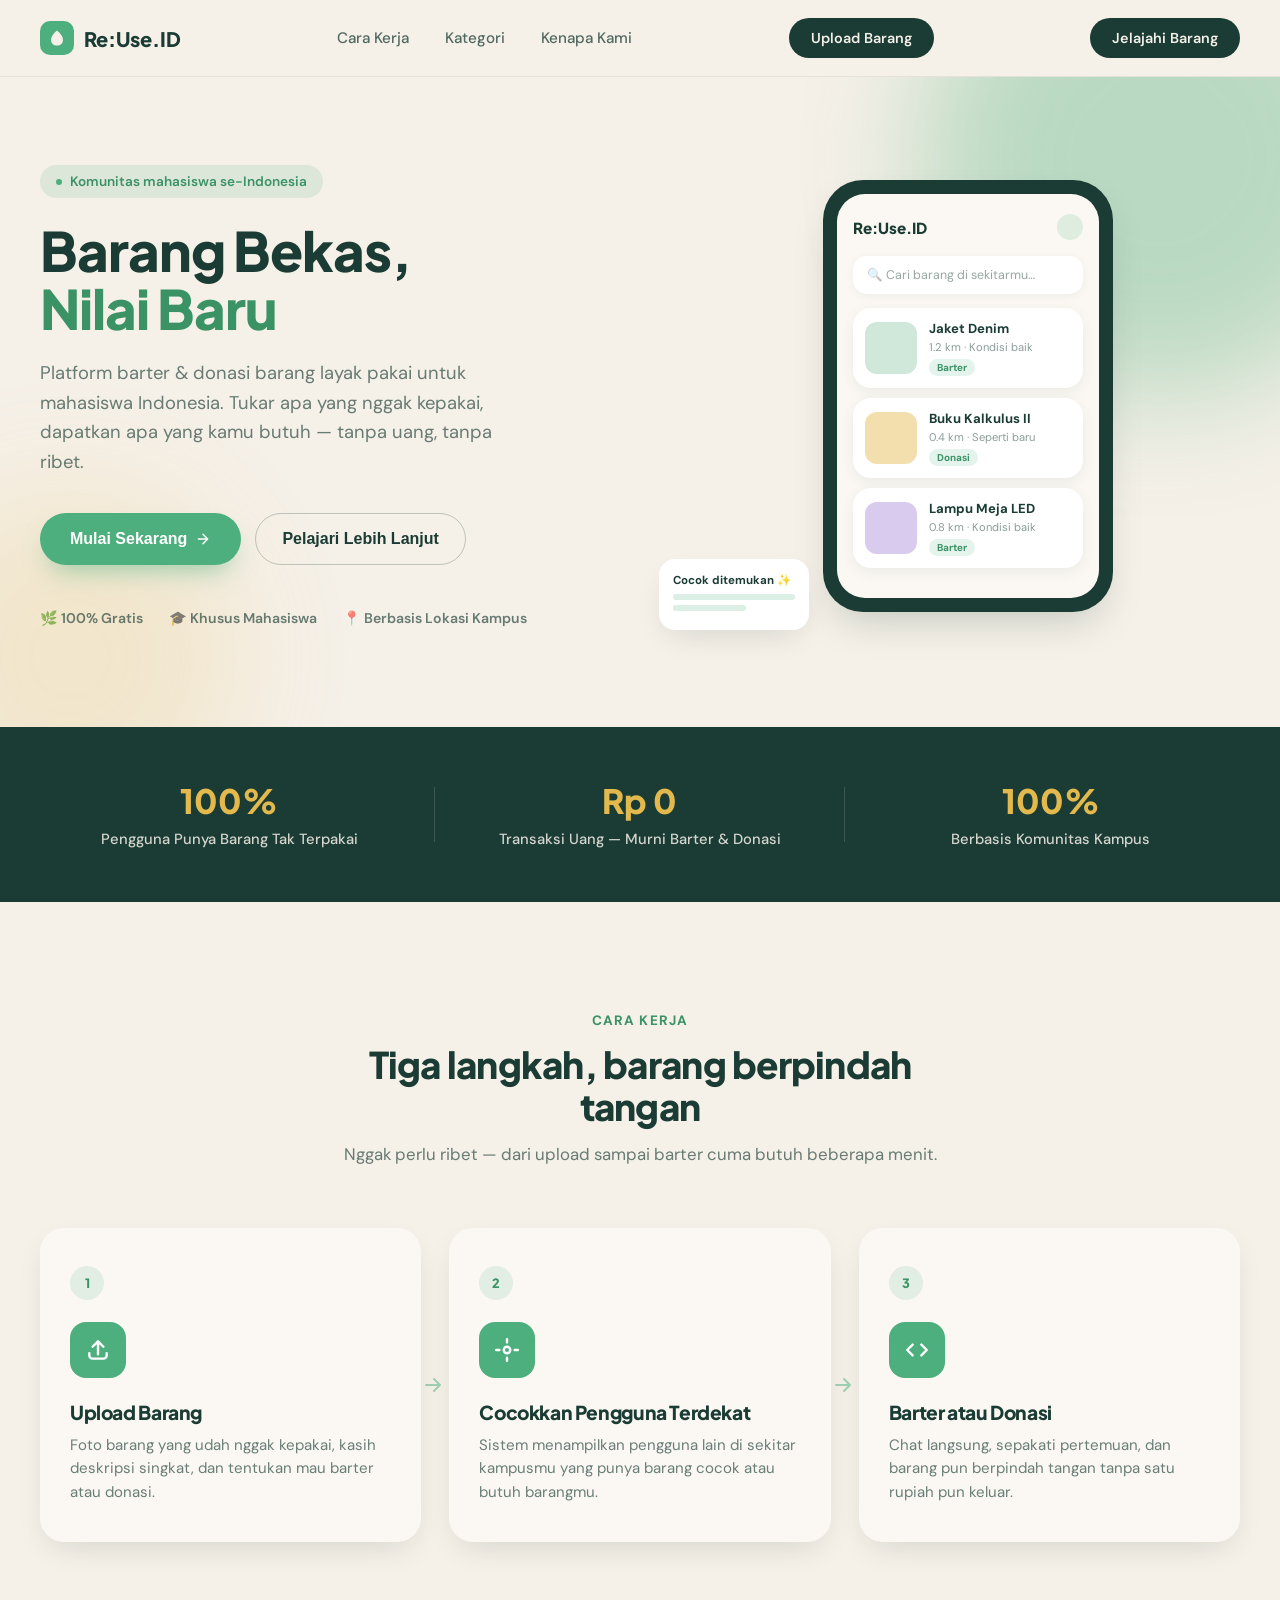
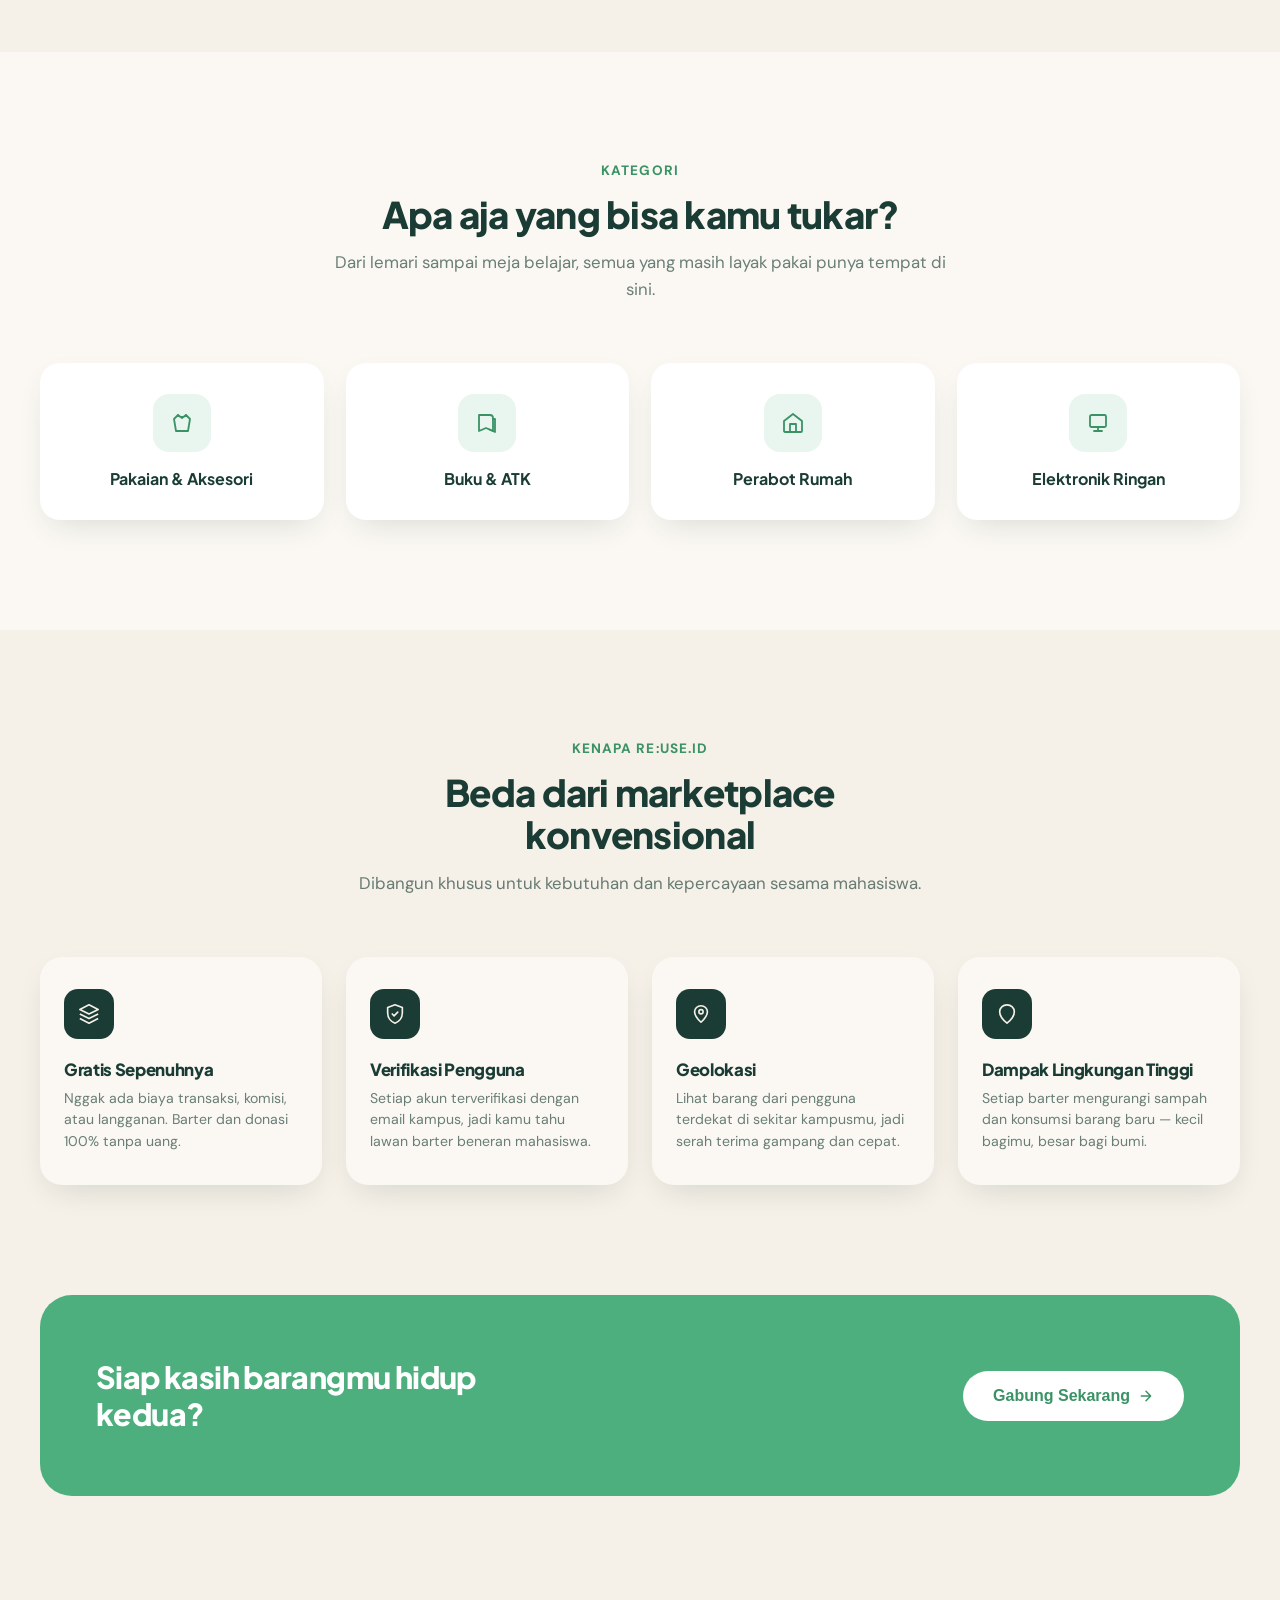
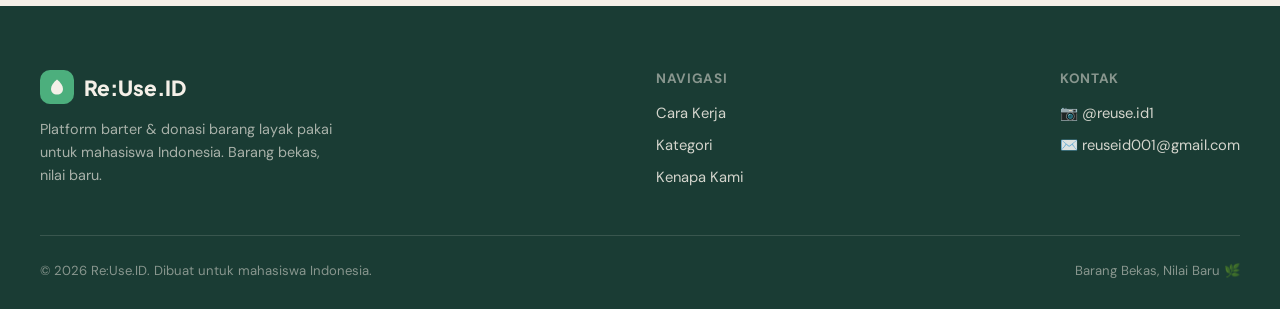
<file: landing_page.html>
<!DOCTYPE html>
<html lang="id">
<head>
<meta charset="UTF-8">
<meta name="viewport" content="width=device-width, initial-scale=1.0">
<title>Re:Use.ID — Barang Bekas, Nilai Baru</title>
<link rel="preconnect" href="https://fonts.googleapis.com">
<link rel="preconnect" href="https://fonts.gstatic.com" crossorigin>
<link href="https://fonts.googleapis.com/css2?family=Plus+Jakarta+Sans:wght@400;500;600;700;800&family=DM+Sans:wght@400;500;600&display=swap" rel="stylesheet">
<link rel="stylesheet" href="css/landing_page.css">
</head>
<body>

<header>
  <div class="nav-inner">
    <a href="#" class="logo">
      <span class="mark">
        <svg width="18" height="18" viewBox="0 0 24 24" fill="none"><path d="M12 2C7 6 4 10.5 4 14.5C4 18.6 7.4 22 12 22C16.6 22 20 18.6 20 14.5C20 10.5 17 6 12 2Z" fill="#F5F0E8"/></svg>
      </span>
      Re:Use.ID
    </a>
    <nav class="nav-links">
      <a href="#how">Cara Kerja</a>
      <a href="#categories">Kategori</a>
      <a href="#why">Kenapa Kami</a>
    </nav>
    <a href="#" class="nav-cta">Upload Barang</a>
    <a href="browse.html" class="nav-cta">Jelajahi Barang</a>
  </div>
</header>

<section class="hero">
  <div class="blob" style="width:480px; height:480px; background:#4CAF7D; top:-160px; right:-120px;"></div>
  <div class="blob" style="width:340px; height:340px; background:#E3B94E; bottom:-100px; left:-100px; opacity:0.18;"></div>
  <div class="wrap hero-inner">
    <div class="hero-copy reveal">
      <span class="eyebrow"><span class="dot"></span>Komunitas mahasiswa se-Indonesia</span>
      <h1>Barang Bekas, <span class="accent">Nilai Baru</span></h1>
      <p class="hero-tagline">Platform barter &amp; donasi barang layak pakai untuk mahasiswa Indonesia. Tukar apa yang nggak kepakai, dapatkan apa yang kamu butuh — tanpa uang, tanpa ribet.</p>
      <div class="hero-cta">
        <button class="btn-primary">Mulai Sekarang
          <svg width="16" height="16" viewBox="0 0 24 24" fill="none"><path d="M5 12H19M19 12L12 5M19 12L12 19" stroke="white" stroke-width="2.2" stroke-linecap="round" stroke-linejoin="round"/></svg>
        </button>
        <button class="btn-secondary">Pelajari Lebih Lanjut</button>
      </div>
      <div class="hero-trust">
        <div class="trust-item">🌿 100% Gratis</div>
        <div class="trust-item">🎓 Khusus Mahasiswa</div>
        <div class="trust-item">📍 Berbasis Lokasi Kampus</div>
      </div>
    </div>
    <div class="mockup-wrap reveal">
      <div class="phone">
        <div class="phone-screen">
          <div class="phone-top">
            <span class="phone-app-name">Re:Use.ID</span>
            <span class="phone-bell"></span>
          </div>
          <div class="phone-search">🔍 Cari barang di sekitarmu…</div>
          <div class="phone-card">
            <div class="phone-thumb" style="background:#CFE8DA;"></div>
            <div>
              <div class="phone-card-title">Jaket Denim</div>
              <div class="phone-card-sub">1.2 km · Kondisi baik</div>
              <span class="phone-tag">Barter</span>
            </div>
          </div>
          <div class="phone-card">
            <div class="phone-thumb" style="background:#F3DFAE;"></div>
            <div>
              <div class="phone-card-title">Buku Kalkulus II</div>
              <div class="phone-card-sub">0.4 km · Seperti baru</div>
              <span class="phone-tag">Donasi</span>
            </div>
          </div>
          <div class="phone-card">
            <div class="phone-thumb" style="background:#D8CBEE;"></div>
            <div>
              <div class="phone-card-title">Lampu Meja LED</div>
              <div class="phone-card-sub">0.8 km · Kondisi baik</div>
              <span class="phone-tag">Barter</span>
            </div>
          </div>
        </div>
      </div>
      <div class="laptop-hint">
        <div class="lh-title">Cocok ditemukan ✨</div>
        <div class="lh-bar"></div>
        <div class="lh-bar short"></div>
      </div>
    </div>
  </div>
</section>

<section class="stats">
  <div class="wrap stats-inner">
    <div class="stat reveal">
      <div class="stat-num">100%</div>
      <div class="stat-label">Pengguna Punya Barang Tak Terpakai</div>
    </div>
    <div class="stat reveal">
      <div class="stat-num">Rp 0</div>
      <div class="stat-label">Transaksi Uang — Murni Barter &amp; Donasi</div>
    </div>
    <div class="stat reveal">
      <div class="stat-num">100%</div>
      <div class="stat-label">Berbasis Komunitas Kampus</div>
    </div>
  </div>
</section>

<section class="section-pad" id="how">
  <div class="wrap">
    <div class="sec-head reveal">
      <span class="sec-eyebrow">Cara Kerja</span>
      <h2>Tiga langkah, barang berpindah tangan</h2>
      <p>Nggak perlu ribet — dari upload sampai barter cuma butuh beberapa menit.</p>
    </div>
    <div class="steps">
      <div class="step-card reveal">
        <div class="step-num">1</div>
        <div class="step-icon">
          <svg width="26" height="26" viewBox="0 0 24 24" fill="none"><path d="M12 16V4M12 4L7 9M12 4L17 9" stroke="white" stroke-width="2.2" stroke-linecap="round" stroke-linejoin="round"/><path d="M4 15V17C4 18.66 5.34 20 7 20H17C18.66 20 20 18.66 20 17V15" stroke="white" stroke-width="2.2" stroke-linecap="round"/></svg>
        </div>
        <h3>Upload Barang</h3>
        <p>Foto barang yang udah nggak kepakai, kasih deskripsi singkat, dan tentukan mau barter atau donasi.</p>
        <span class="step-arrow">
          <svg width="24" height="24" viewBox="0 0 24 24" fill="none"><path d="M5 12H19M19 12L13 6M19 12L13 18" stroke="currentColor" stroke-width="2" stroke-linecap="round" stroke-linejoin="round"/></svg>
        </span>
      </div>
      <div class="step-card reveal">
        <div class="step-num">2</div>
        <div class="step-icon">
          <svg width="26" height="26" viewBox="0 0 24 24" fill="none"><circle cx="12" cy="12" r="3" stroke="white" stroke-width="2.2"/><path d="M12 2V5M12 19V22M2 12H5M19 12H22" stroke="white" stroke-width="2.2" stroke-linecap="round"/></svg>
        </div>
        <h3>Cocokkan Pengguna Terdekat</h3>
        <p>Sistem menampilkan pengguna lain di sekitar kampusmu yang punya barang cocok atau butuh barangmu.</p>
        <span class="step-arrow">
          <svg width="24" height="24" viewBox="0 0 24 24" fill="none"><path d="M5 12H19M19 12L13 6M19 12L13 18" stroke="currentColor" stroke-width="2" stroke-linecap="round" stroke-linejoin="round"/></svg>
        </span>
      </div>
      <div class="step-card reveal">
        <div class="step-num">3</div>
        <div class="step-icon">
          <svg width="26" height="26" viewBox="0 0 24 24" fill="none"><path d="M8 7L3 12L8 17M16 7L21 12L16 17" stroke="white" stroke-width="2.2" stroke-linecap="round" stroke-linejoin="round"/></svg>
        </div>
        <h3>Barter atau Donasi</h3>
        <p>Chat langsung, sepakati pertemuan, dan barang pun berpindah tangan tanpa satu rupiah pun keluar.</p>
      </div>
    </div>
  </div>
</section>

<section class="section-pad categories" id="categories">
  <div class="wrap">
    <div class="sec-head reveal">
      <span class="sec-eyebrow">Kategori</span>
      <h2>Apa aja yang bisa kamu tukar?</h2>
      <p>Dari lemari sampai meja belajar, semua yang masih layak pakai punya tempat di sini.</p>
    </div>
    <div class="chip-grid">
      <div class="chip-card reveal">
        <div class="chip-icon">
          <svg width="24" height="24" viewBox="0 0 24 24" fill="none"><path d="M8 4L4 8L6 20H18L20 8L16 4M8 4L12 7L16 4M8 4C8 4 9 6 12 6C15 6 16 4 16 4" stroke="#3A9265" stroke-width="1.8" stroke-linecap="round" stroke-linejoin="round"/></svg>
        </div>
        <h4>Pakaian &amp; Aksesori</h4>
      </div>
      <div class="chip-card reveal">
        <div class="chip-icon">
          <svg width="24" height="24" viewBox="0 0 24 24" fill="none"><path d="M4 4H15C16.66 4 18 5.34 18 7V20L11 17L4 20V4Z" stroke="#3A9265" stroke-width="1.8" stroke-linejoin="round"/><path d="M18 8H20V21L14.5 18.5" stroke="#3A9265" stroke-width="1.8" stroke-linecap="round" stroke-linejoin="round"/></svg>
        </div>
        <h4>Buku &amp; ATK</h4>
      </div>
      <div class="chip-card reveal">
        <div class="chip-icon">
          <svg width="24" height="24" viewBox="0 0 24 24" fill="none"><path d="M3 10L12 3L21 10V20C21 20.55 20.55 21 20 21H4C3.45 21 3 20.55 3 20V10Z" stroke="#3A9265" stroke-width="1.8" stroke-linejoin="round"/><path d="M9 21V13H15V21" stroke="#3A9265" stroke-width="1.8" stroke-linejoin="round"/></svg>
        </div>
        <h4>Perabot Rumah</h4>
      </div>
      <div class="chip-card reveal">
        <div class="chip-icon">
          <svg width="24" height="24" viewBox="0 0 24 24" fill="none"><rect x="4" y="4" width="16" height="12" rx="1.5" stroke="#3A9265" stroke-width="1.8"/><path d="M8 20H16M12 16V20" stroke="#3A9265" stroke-width="1.8" stroke-linecap="round"/></svg>
        </div>
        <h4>Elektronik Ringan</h4>
      </div>
    </div>
  </div>
</section>

<section class="section-pad" id="why">
  <div class="wrap">
    <div class="sec-head reveal">
      <span class="sec-eyebrow">Kenapa Re:Use.ID</span>
      <h2>Beda dari marketplace konvensional</h2>
      <p>Dibangun khusus untuk kebutuhan dan kepercayaan sesama mahasiswa.</p>
    </div>
    <div class="why-grid">
      <div class="why-card reveal">
        <div class="why-icon">
          <svg width="22" height="22" viewBox="0 0 24 24" fill="none"><path d="M12 2L2 7L12 12L22 7L12 2Z" stroke="#F5F0E8" stroke-width="1.8" stroke-linejoin="round"/><path d="M2 17L12 22L22 17M2 12L12 17L22 12" stroke="#F5F0E8" stroke-width="1.8" stroke-linejoin="round"/></svg>
        </div>
        <h3>Gratis Sepenuhnya</h3>
        <p>Nggak ada biaya transaksi, komisi, atau langganan. Barter dan donasi 100% tanpa uang.</p>
      </div>
      <div class="why-card reveal">
        <div class="why-icon">
          <svg width="22" height="22" viewBox="0 0 24 24" fill="none"><path d="M12 2L4 5V11C4 16 7.4 20.4 12 22C16.6 20.4 20 16 20 11V5L12 2Z" stroke="#F5F0E8" stroke-width="1.8" stroke-linejoin="round"/><path d="M9 12L11 14L15 10" stroke="#F5F0E8" stroke-width="1.8" stroke-linecap="round" stroke-linejoin="round"/></svg>
        </div>
        <h3>Verifikasi Pengguna</h3>
        <p>Setiap akun terverifikasi dengan email kampus, jadi kamu tahu lawan barter beneran mahasiswa.</p>
      </div>
      <div class="why-card reveal">
        <div class="why-icon">
          <svg width="22" height="22" viewBox="0 0 24 24" fill="none"><path d="M12 21C12 21 5 14.5 5 9.5C5 5.9 8.13 3 12 3C15.87 3 19 5.9 19 9.5C19 14.5 12 21 12 21Z" stroke="#F5F0E8" stroke-width="1.8" stroke-linejoin="round"/><circle cx="12" cy="9.5" r="2.3" stroke="#F5F0E8" stroke-width="1.8"/></svg>
        </div>
        <h3>Geolokasi</h3>
        <p>Lihat barang dari pengguna terdekat di sekitar kampusmu, jadi serah terima gampang dan cepat.</p>
      </div>
      <div class="why-card reveal">
        <div class="why-icon">
          <svg width="22" height="22" viewBox="0 0 24 24" fill="none"><path d="M12 22C7 18 4 13.5 4 9.5C4 5.4 7.4 2 12 2C16.6 2 20 5.4 20 9.5C20 13.5 17 18 12 22Z" stroke="#F5F0E8" stroke-width="1.8" stroke-linejoin="round"/></svg>
        </div>
        <h3>Dampak Lingkungan Tinggi</h3>
        <p>Setiap barter mengurangi sampah dan konsumsi barang baru — kecil bagimu, besar bagi bumi.</p>
      </div>
    </div>
  </div>
</section>

<section class="reveal">
  <div class="cta-band">
    <h2>Siap kasih barangmu hidup kedua?</h2>
    <button class="btn-primary">Gabung Sekarang
      <svg width="16" height="16" viewBox="0 0 24 24" fill="none"><path d="M5 12H19M19 12L12 5M19 12L12 19" stroke="#3A9265" stroke-width="2.2" stroke-linecap="round" stroke-linejoin="round"/></svg>
    </button>
  </div>
</section>

<footer>
  <div class="wrap">
    <div class="footer-inner">
      <div>
        <div class="footer-logo">
          <span class="mark"><svg width="18" height="18" viewBox="0 0 24 24" fill="none"><path d="M12 2C7 6 4 10.5 4 14.5C4 18.6 7.4 22 12 22C16.6 22 20 18.6 20 14.5C20 10.5 17 6 12 2Z" fill="#F5F0E8"/></svg></span>
          Re:Use.ID
        </div>
        <p class="footer-desc">Platform barter &amp; donasi barang layak pakai untuk mahasiswa Indonesia. Barang bekas, nilai baru.</p>
      </div>
      <div class="footer-col">
        <h5>Navigasi</h5>
        <a href="#how">Cara Kerja</a>
        <a href="#categories">Kategori</a>
        <a href="#why">Kenapa Kami</a>
      </div>
      <div class="footer-col">
        <h5>Kontak</h5>
        <span>📷 @reuse.id1</span>
        <span>✉️ reuseid001@gmail.com</span>
      </div>
    </div>
    <div class="footer-bottom">
      <span>© 2026 Re:Use.ID. Dibuat untuk mahasiswa Indonesia.</span>
      <span>Barang Bekas, Nilai Baru 🌿</span>
    </div>
  </div>
</footer>

<script src="js/landing_page.js"></script>

</body>
</html>
</file>
<file: css/landing_page.css>
:root{
    --sage:#4CAF7D;
    --sage-dark:#3A9265;
    --cream:#F5F0E8;
    --cream-soft:#FBF8F3;
    --teal:#1A3C34;
    --teal-soft:rgba(26,60,52,0.65);
    --gold:#E3B94E;
    --card-shadow: 0 12px 32px -12px rgba(26,60,52,0.18);
    --card-shadow-hover: 0 18px 40px -14px rgba(26,60,52,0.26);
  }
  *{box-sizing:border-box; margin:0; padding:0;}
  html{scroll-behavior:smooth;}
  body{
    font-family:'DM Sans', sans-serif;
    background:var(--cream);
    color:var(--teal);
    overflow-x:hidden;
  }
  h1,h2,h3,.display{
    font-family:'Plus Jakarta Sans', sans-serif;
    font-weight:800;
    letter-spacing:-0.02em;
  }
  a{text-decoration:none; color:inherit;}
  img,svg{display:block; max-width:100%;}
  .wrap{
    max-width:1280px;
    margin:0 auto;
    padding:0 40px;
  }
  section{position:relative;}

  /* ---------- decorative leaf motifs ---------- */
  .leaf-decor{position:absolute; pointer-events:none; opacity:0.9; z-index:0;}
  .blob{
    position:absolute; border-radius:50%;
    filter:blur(60px); opacity:0.35; pointer-events:none; z-index:0;
  }

  /* ---------- NAV ---------- */
  header{
    position:sticky; top:0; z-index:50;
    background:rgba(245,240,232,0.85);
    backdrop-filter:blur(10px);
    border-bottom:1px solid rgba(26,60,52,0.08);
  }
  .nav-inner{
    max-width:1280px; margin:0 auto; padding:18px 40px;
    display:flex; align-items:center; justify-content:space-between;
  }
  .logo{display:flex; align-items:center; gap:10px; font-family:'Plus Jakarta Sans'; font-weight:800; font-size:1.25rem;}
  .logo .mark{
    width:34px; height:34px; border-radius:10px;
    background:var(--sage);
    display:flex; align-items:center; justify-content:center;
  }
  .nav-links{display:flex; gap:36px; font-size:0.95rem; font-weight:500;}
  .nav-links a{opacity:0.75; transition:opacity .2s;}
  .nav-links a:hover{opacity:1;}
  .nav-cta{
    background:var(--teal); color:var(--cream);
    padding:11px 22px; border-radius:100px; font-weight:600; font-size:0.9rem;
    transition:transform .2s ease, box-shadow .2s ease;
  }
  .nav-cta:hover{transform:translateY(-2px); box-shadow:0 10px 20px -8px rgba(26,60,52,0.4);}
  .nav-toggle{display:none;}

  /* ---------- HERO ---------- */
  .hero{padding:88px 0 100px; overflow:hidden;}
  .hero-inner{
    display:grid; grid-template-columns:1.05fr 0.95fr; gap:56px; align-items:center;
    position:relative; z-index:1;
  }
  .eyebrow{
    display:inline-flex; align-items:center; gap:8px;
    background:rgba(76,175,125,0.14); color:var(--sage-dark);
    padding:8px 16px; border-radius:100px; font-size:0.85rem; font-weight:600;
    margin-bottom:24px;
  }
  .eyebrow .dot{width:6px; height:6px; border-radius:50%; background:var(--sage);}
  .hero h1{
    font-size:3.4rem; line-height:1.06; margin-bottom:22px;
  }
  .hero h1 .accent{color:var(--sage-dark); position:relative; white-space:nowrap;}
  .hero-tagline{
    font-size:1.15rem; line-height:1.6; color:var(--teal-soft);
    max-width:480px; margin-bottom:36px;
  }
  .hero-cta{display:flex; gap:14px; margin-bottom:44px; flex-wrap:wrap;}
  .btn-primary{
    background:var(--sage); color:#fff; padding:16px 30px; border-radius:100px;
    font-weight:700; font-size:1rem; border:none; cursor:pointer;
    box-shadow:0 14px 26px -10px rgba(76,175,125,0.55);
    transition:transform .2s ease, box-shadow .2s ease, background .2s;
    display:inline-flex; align-items:center; gap:8px;
  }
  .btn-primary:hover{transform:translateY(-3px); background:var(--sage-dark); box-shadow:0 18px 32px -10px rgba(76,175,125,0.6);}
  .btn-secondary{
    background:transparent; color:var(--teal); padding:16px 26px; border-radius:100px;
    font-weight:700; font-size:1rem; border:1.5px solid rgba(26,60,52,0.25); cursor:pointer;
    transition:all .2s ease;
  }
  .btn-secondary:hover{border-color:var(--teal); background:rgba(26,60,52,0.05);}
  .hero-trust{display:flex; gap:26px; flex-wrap:wrap;}
  .trust-item{display:flex; align-items:center; gap:8px; font-size:0.88rem; font-weight:600; color:var(--teal-soft);}

  /* phone mockup */
  .mockup-wrap{position:relative; display:flex; justify-content:center; align-items:center;}
  .phone{
    width:290px; background:var(--teal); border-radius:40px; padding:14px;
    box-shadow:var(--card-shadow-hover);
    position:relative; z-index:2;
    animation:float 6s ease-in-out infinite;
  }
  @keyframes float{0%,100%{transform:translateY(0);}50%{transform:translateY(-14px);}}
  .phone-screen{
    background:var(--cream-soft); border-radius:28px; overflow:hidden; padding:20px 16px;
  }
  .phone-top{display:flex; align-items:center; justify-content:space-between; margin-bottom:16px;}
  .phone-app-name{font-family:'Plus Jakarta Sans'; font-weight:800; font-size:0.95rem;}
  .phone-bell{width:26px; height:26px; border-radius:50%; background:rgba(76,175,125,0.16);}
  .phone-search{
    background:#fff; border-radius:14px; padding:11px 14px; font-size:0.78rem;
    color:rgba(26,60,52,0.45); margin-bottom:14px; display:flex; align-items:center; gap:8px;
    box-shadow:0 2px 8px rgba(26,60,52,0.06);
  }
  .phone-card{
    background:#fff; border-radius:18px; padding:12px; display:flex; gap:12px; margin-bottom:10px;
    box-shadow:0 4px 14px rgba(26,60,52,0.07); align-items:center;
  }
  .phone-thumb{width:52px; height:52px; border-radius:12px; flex-shrink:0;}
  .phone-card-title{font-size:0.82rem; font-weight:700; margin-bottom:3px;}
  .phone-card-sub{font-size:0.7rem; color:rgba(26,60,52,0.5);}
  .phone-tag{
    display:inline-block; margin-top:5px; font-size:0.62rem; font-weight:700;
    background:rgba(76,175,125,0.15); color:var(--sage-dark); padding:2px 8px; border-radius:100px;
  }
  .laptop-hint{
    position:absolute; bottom:-18px; left:-38px; width:150px;
    background:#fff; border-radius:16px; padding:14px;
    box-shadow:var(--card-shadow); z-index:3;
    animation:float2 7s ease-in-out infinite;
  }
  @keyframes float2{0%,100%{transform:translateY(0) rotate(-3deg);}50%{transform:translateY(-10px) rotate(-1deg);}}
  .laptop-hint .lh-title{font-size:0.72rem; font-weight:700; margin-bottom:6px;}
  .lh-bar{height:6px; border-radius:4px; background:rgba(76,175,125,0.2); margin-bottom:5px;}
  .lh-bar.short{width:60%;}

  /* ---------- STATS ---------- */
  .stats{
    background:var(--teal); padding:52px 0; position:relative; overflow:hidden;
  }
  .stats-inner{
    display:grid; grid-template-columns:repeat(3,1fr); gap:32px; position:relative; z-index:1;
  }
  .stat{text-align:center; color:var(--cream); padding:0 20px; position:relative;}
  .stat:not(:last-child)::after{
    content:''; position:absolute; right:-16px; top:8px; bottom:8px; width:1px;
    background:rgba(245,240,232,0.15);
  }
  .stat-num{font-family:'Plus Jakarta Sans'; font-weight:800; font-size:2.1rem; color:var(--gold); margin-bottom:8px;}
  .stat-label{font-size:0.92rem; opacity:0.85; font-weight:500; line-height:1.4;}

  /* ---------- SECTION HEADER (shared) ---------- */
  .section-pad{padding:110px 0;}
  .sec-head{max-width:620px; margin:0 auto 60px; text-align:center;}
  .sec-eyebrow{
    color:var(--sage-dark); font-weight:700; font-size:0.85rem; letter-spacing:0.08em;
    text-transform:uppercase; margin-bottom:14px; display:block;
  }
  .sec-head h2{font-size:2.3rem; line-height:1.15; margin-bottom:14px;}
  .sec-head p{color:var(--teal-soft); font-size:1.05rem; line-height:1.6;}

  /* ---------- HOW IT WORKS ---------- */
  .steps{display:grid; grid-template-columns:repeat(3,1fr); gap:28px; position:relative; z-index:1;}
  .step-card{
    background:var(--cream-soft); border-radius:24px; padding:38px 30px;
    box-shadow:var(--card-shadow); position:relative;
    transition:transform .25s ease, box-shadow .25s ease;
  }
  .step-card:hover{transform:translateY(-8px); box-shadow:var(--card-shadow-hover);}
  .step-num{
    font-family:'Plus Jakarta Sans'; font-weight:800; font-size:0.8rem; color:var(--sage-dark);
    background:rgba(76,175,125,0.14); width:34px; height:34px; border-radius:50%;
    display:flex; align-items:center; justify-content:center; margin-bottom:22px;
  }
  .step-icon{
    width:56px; height:56px; border-radius:16px; background:var(--sage);
    display:flex; align-items:center; justify-content:center; margin-bottom:22px;
  }
  .step-card h3{font-size:1.2rem; margin-bottom:10px;}
  .step-card p{color:var(--teal-soft); font-size:0.94rem; line-height:1.55;}
  .step-arrow{
    position:absolute; top:50%; right:-24px; transform:translateY(-50%); z-index:2;
    color:var(--sage); opacity:0.5;
  }

  /* ---------- CATEGORIES ---------- */
  .categories{background:var(--cream-soft);}
  .chip-grid{display:grid; grid-template-columns:repeat(4,1fr); gap:22px;}
  .chip-card{
    background:#fff; border-radius:20px; padding:30px 22px; text-align:center;
    box-shadow:var(--card-shadow); transition:transform .25s ease, box-shadow .25s ease;
    border:1.5px solid transparent;
  }
  .chip-card:hover{transform:translateY(-6px); border-color:var(--sage); box-shadow:var(--card-shadow-hover);}
  .chip-icon{
    width:58px; height:58px; margin:0 auto 16px; border-radius:16px;
    background:rgba(76,175,125,0.12); display:flex; align-items:center; justify-content:center;
  }
  .chip-card h4{font-family:'Plus Jakarta Sans'; font-weight:700; font-size:1rem;}

  /* ---------- WHY ---------- */
  .why-grid{display:grid; grid-template-columns:repeat(4,1fr); gap:24px;}
  .why-card{
    background:var(--cream-soft); border-radius:22px; padding:32px 24px;
    box-shadow:var(--card-shadow); transition:transform .25s ease, box-shadow .25s ease;
  }
  .why-card:hover{transform:translateY(-6px); box-shadow:var(--card-shadow-hover);}
  .why-icon{
    width:50px; height:50px; border-radius:14px; background:var(--teal);
    display:flex; align-items:center; justify-content:center; margin-bottom:20px;
  }
  .why-card h3{font-size:1.05rem; margin-bottom:8px;}
  .why-card p{font-size:0.88rem; color:var(--teal-soft); line-height:1.55;}

  /* ---------- CTA BAND ---------- */
  .cta-band{
    background:var(--sage); border-radius:32px; padding:64px 56px;
    display:flex; align-items:center; justify-content:space-between; gap:40px;
    position:relative; overflow:hidden; z-index:1; margin:0 40px;
    max-width:1200px; margin-left:auto; margin-right:auto;
  }
  .cta-band h2{color:#fff; font-size:1.9rem; max-width:440px; line-height:1.2;}
  .cta-band .btn-primary{background:#fff; color:var(--sage-dark); box-shadow:none;}
  .cta-band .btn-primary:hover{background:var(--teal); color:#fff;}

  /* ---------- FOOTER ---------- */
  footer{background:var(--teal); color:var(--cream); padding:64px 0 30px; margin-top:110px;}
  .footer-inner{
    display:flex; justify-content:space-between; align-items:flex-start; gap:40px; flex-wrap:wrap;
    padding-bottom:36px; border-bottom:1px solid rgba(245,240,232,0.14); margin-bottom:26px;
  }
  .footer-logo{display:flex; align-items:center; gap:10px; font-family:'Plus Jakarta Sans'; font-weight:800; font-size:1.3rem; margin-bottom:14px;}
  .footer-logo .mark{width:34px; height:34px; border-radius:10px; background:var(--sage); display:flex; align-items:center; justify-content:center;}
  .footer-desc{max-width:300px; font-size:0.9rem; color:rgba(245,240,232,0.65); line-height:1.6;}
  .footer-col h5{font-size:0.85rem; font-weight:700; margin-bottom:16px; color:rgba(245,240,232,0.5); letter-spacing:0.05em; text-transform:uppercase;}
  .footer-col a, .footer-col span{
    display:block; font-size:0.92rem; margin-bottom:12px; color:rgba(245,240,232,0.85);
    transition:color .2s;
  }
  .footer-col a:hover{color:var(--gold);}
  .footer-bottom{display:flex; justify-content:space-between; font-size:0.82rem; color:rgba(245,240,232,0.5); flex-wrap:wrap; gap:10px;}

  /* ---------- reveal on scroll ---------- */
  /* Default: fully visible. JS only opts elements INTO the hidden-then-reveal
     animation once it confirms it's running — so if script.js fails to load
     for any reason, all content stays visible instead of stuck at opacity:0. */
  .reveal{opacity:1; transform:none;}
  body.js-ready .reveal{opacity:0; transform:translateY(24px); transition:opacity .7s ease, transform .7s ease;}
  body.js-ready .reveal.visible{opacity:1; transform:translateY(0);}

  @media (prefers-reduced-motion: reduce){
    .phone, .laptop-hint{animation:none;}
    .reveal{transition:none; opacity:1; transform:none;}
  }

  /* ---------- responsive ---------- */
  @media (max-width:980px){
    .wrap{padding:0 24px;}
    .hero-inner{grid-template-columns:1fr; text-align:center;}
    .hero-tagline{margin-left:auto; margin-right:auto;}
    .hero-cta{justify-content:center;}
    .hero-trust{justify-content:center;}
    .mockup-wrap{margin-top:30px;}
    .nav-links{display:none;}
    .stats-inner{grid-template-columns:1fr; gap:28px;}
    .stat:not(:last-child)::after{display:none;}
    .steps{grid-template-columns:1fr;}
    .step-arrow{display:none;}
    .chip-grid{grid-template-columns:repeat(2,1fr);}
    .why-grid{grid-template-columns:repeat(2,1fr);}
    .cta-band{flex-direction:column; text-align:center; padding:48px 30px; margin:0 20px;}
    .cta-band h2{max-width:none;}
    .hero h1{font-size:2.5rem;}
    .footer-inner{flex-direction:column;}
  }
</file>
